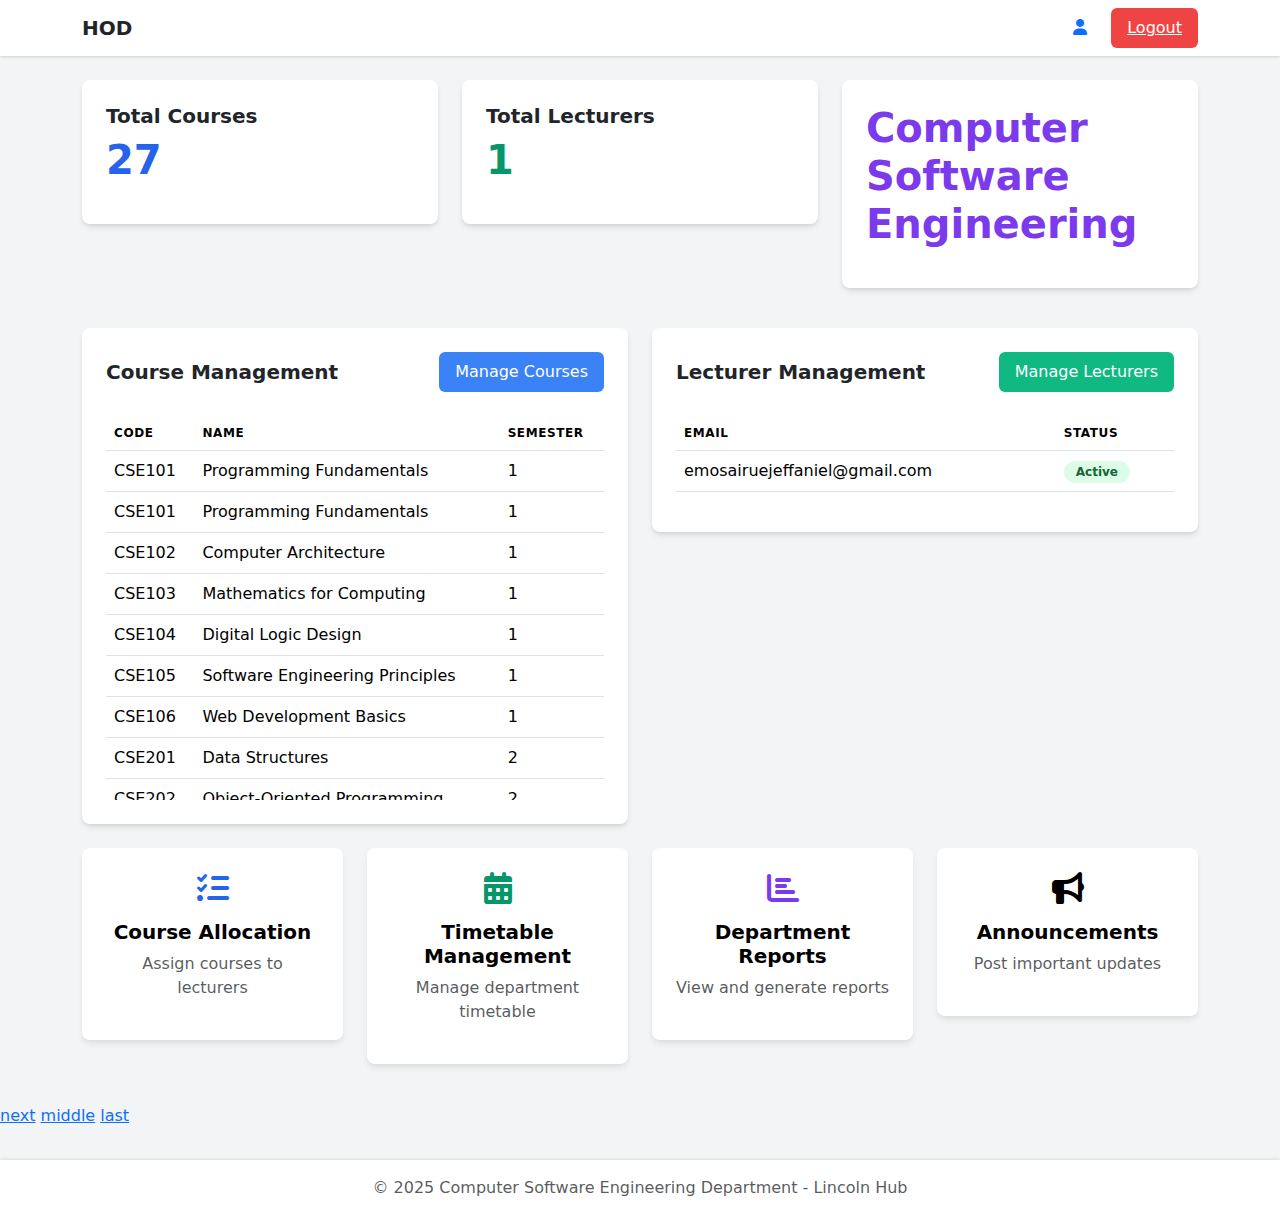
<file: jeffaniel/index.html>
<!DOCTYPE html>
<html lang="en">

<head>
    <meta charset="UTF-8">
    <meta name="viewport" content="width=device-width, initial-scale=1.0">
    <title>HOD Dashboard - Computer Software Engineering</title>
    <link href="https://cdn.jsdelivr.net/npm/bootstrap@5.3.0/dist/css/bootstrap.min.css" rel="stylesheet">
    <link href="https://cdnjs.cloudflare.com/ajax/libs/font-awesome/6.0.0/css/all.min.css" rel="stylesheet">
    <style>
        body {
            background-color: #f3f4f6;
        }

        .shadow-custom {
            box-shadow: 0 1px 3px 0 rgba(0, 0, 0, 0.1), 0 1px 2px 0 rgba(0, 0, 0, 0.06);
        }

        .stat-card {
            background: white;
            border-radius: 0.5rem;
            padding: 1.5rem;
            box-shadow: 0 4px 6px -1px rgba(0, 0, 0, 0.1), 0 2px 4px -1px rgba(0, 0, 0, 0.06);
        }

        .text-blue-600 {
            color: #2563eb;
        }

        .text-green-600 {
            color: #059669;
        }

        .text-purple-600 {
            color: #7c3aed;
        }

        .bg-blue-500 {
            background-color: #3b82f6;
        }

        .bg-green-500 {
            background-color: #10b981;
        }

        .bg-red-500 {
            background-color: #ef4444;
        }

        .hover-bg-red-600:hover {
            background-color: #dc2626;
        }

        .hover-bg-blue-600:hover {
            background-color: #2563eb;
        }

        .hover-bg-green-600:hover {
            background-color: #059669;
        }

        .table-header {
            background-color: #f9fafb;
            color: #6b7280;
            font-size: 0.75rem;
            font-weight: 500;
            text-transform: uppercase;
            letter-spacing: 0.05em;
        }

        .status-badge {
            padding: 0.25rem 0.75rem;
            border-radius: 9999px;
            font-size: 0.75rem;
            font-weight: 600;
            background-color: #dcfce7;
            color: #166534;
        }

        .feature-card {
            background: white;
            border-radius: 0.5rem;
            padding: 1.5rem;
            box-shadow: 0 4px 6px -1px rgba(0, 0, 0, 0.1);
            transition: box-shadow 0.3s;
            text-align: center;
            border: none;
        }

        .feature-card:hover {
            box-shadow: 0 10px 15px -3px rgba(0, 0, 0, 0.1);
        }

        .table-container {
            max-height: 24rem;
            overflow: auto;
        }

        .btn-custom {
            border: none;
            padding: 0.5rem 1rem;
            border-radius: 0.375rem;
            color: white;
            transition: background-color 0.3s;
        }

        .footer-custom {
            background: white;
            box-shadow: 0 -1px 3px 0 rgba(0, 0, 0, 0.1);
            margin-top: 2rem;
            padding: 1rem 0;
        }
    </style>
</head>

<body>

    <nav class="navbar navbar-light bg-white shadow-custom">
        <div class="container">
            <div class="d-flex justify-content-between w-100 align-items-center">
                <h1 class="h5 mb-0 fw-bold text-dark">HOD</h1>
                <div class="d-flex align-items-center gap-4">
                    <a href="profile.html"><i class="fas fa-user"></i></a>
                    <a href="../logout.html" class="btn-custom bg-red-500 hover-bg-red-600">Logout</a>
                </div>
            </div>
        </div>
    </nav>


    <div class="container py-4">

        <div class="row mb-4">
            <div class="col-md-4 mb-3">
                <div class="stat-card">
                    <h3 class="h5 fw-semibold mb-2">Total Courses</h3>
                    <p class="display-6 fw-bold text-blue-600">27</p>
                </div>
            </div>
            <div class="col-md-4 mb-3">
                <div class="stat-card">
                    <h3 class="h5 fw-semibold mb-2">Total Lecturers</h3>
                    <p class="display-6 fw-bold text-green-600">1</p>
                </div>
            </div>
            <div class="col-md-4 mb-3">
                <div class="stat-card">

                    <p class="display-6 fw-bold text-purple-600">Computer Software Engineering</p>
                </div>
            </div>
        </div>


        <div class="row">

            <div class="col-lg-6 mb-4">
                <div class="stat-card">
                    <div class="d-flex justify-content-between align-items-center mb-4">
                        <h2 class="h5 fw-bold mb-0">Course Management</h2>
                        <button onclick="location.href='manage_courses.html'"
                            class="btn-custom bg-blue-500 hover-bg-blue-600">
                            Manage Courses
                        </button>
                    </div>
                    <div class="table-container">
                        <table class="table">
                            <thead class="table-header">
                                <tr>
                                    <th>Code</th>
                                    <th>Name</th>
                                    <th>Semester</th>
                                </tr>
                            </thead>
                            <tbody>
                                <tr>
                                    <td>CSE101</td>
                                    <td>Programming Fundamentals</td>
                                    <td>1</td>
                                </tr>
                                <tr>
                                    <td>CSE101</td>
                                    <td>Programming Fundamentals</td>
                                    <td>1</td>
                                </tr>
                                <tr>
                                    <td>CSE102</td>
                                    <td>Computer Architecture</td>
                                    <td>1</td>
                                </tr>
                                <tr>
                                    <td>CSE103</td>
                                    <td>Mathematics for Computing</td>
                                    <td>1</td>
                                </tr>
                                <tr>
                                    <td>CSE104</td>
                                    <td>Digital Logic Design</td>
                                    <td>1</td>
                                </tr>
                                <tr>
                                    <td>CSE105</td>
                                    <td>Software Engineering Principles</td>
                                    <td>1</td>
                                </tr>
                                <tr>
                                    <td>CSE106</td>
                                    <td>Web Development Basics</td>
                                    <td>1</td>
                                </tr>
                                <tr>
                                    <td>CSE201</td>
                                    <td>Data Structures</td>
                                    <td>2</td>
                                </tr>
                                <tr>
                                    <td>CSE202</td>
                                    <td>Object-Oriented Programming</td>
                                    <td>2</td>
                                </tr>
                                <tr>
                                    <td>CSE203</td>
                                    <td>Operating Systems</td>
                                    <td>2</td>
                                </tr>
                                <tr>
                                    <td>CSE204</td>
                                    <td>Computer Networks</td>
                                    <td>2</td>
                                </tr>
                                <tr>
                                    <td>CSE205</td>
                                    <td>Software Design Patterns</td>
                                    <td>2</td>
                                </tr>
                                <tr>
                                    <td>CSE206</td>
                                    <td>Advanced Web Development</td>
                                    <td>2</td>
                                </tr>
                                <tr>
                                    <td>CSE207</td>
                                    <td>Mobile App Development</td>
                                    <td>2</td>
                                </tr>
                                <tr>
                                    <td>CSE301</td>
                                    <td>Software Testing</td>
                                    <td>3</td>
                                </tr>
                                <tr>
                                    <td>CSE302</td>
                                    <td>Artificial Intelligence</td>
                                    <td>3</td>
                                </tr>
                                <tr>
                                    <td>CSE303</td>
                                    <td>Cloud Computing</td>
                                    <td>3</td>
                                </tr>
                                <tr>
                                    <td>CSE304</td>
                                    <td>Cybersecurity</td>
                                    <td>3</td>
                                </tr>
                                <tr>
                                    <td>CSE305</td>
                                    <td>Big Data Analytics</td>
                                    <td>3</td>
                                </tr>
                                <tr>
                                    <td>CSE306</td>
                                    <td>DevOps Practices</td>
                                    <td>3</td>
                                </tr>
                                <tr>
                                    <td>CSE307</td>
                                    <td>System Design</td>
                                    <td>3</td>
                                </tr>
                                <tr>
                                    <td>CSE401</td>
                                    <td>Software Project Management</td>
                                    <td>4</td>
                                </tr>
                                <tr>
                                    <td>CSE402</td>
                                    <td>Machine Learning</td>
                                    <td>4</td>
                                </tr>
                                <tr>
                                    <td>CSE403</td>
                                    <td>Distributed Systems</td>
                                    <td>4</td>
                                </tr>
                                <tr>
                                    <td>CSE404</td>
                                    <td>Blockchain Technology</td>
                                    <td>4</td>
                                </tr>
                                <tr>
                                    <td>CSE405</td>
                                    <td>IoT Development</td>
                                    <td>4</td>
                                </tr>
                                <tr>
                                    <td>CSE406</td>
                                    <td>Software Architecture</td>
                                    <td>4</td>
                                </tr>
                                <tr>
                                    <td>CSE407</td>
                                    <td>Capstone Project</td>
                                    <td>4</td>
                                </tr>
                            </tbody>
                        </table>
                    </div>
                </div>
            </div>


            <div class="col-lg-6 mb-4">
                <div class="stat-card">
                    <div class="d-flex justify-content-between align-items-center mb-4">
                        <h2 class="h5 fw-bold mb-0">Lecturer Management</h2>
                        <button onclick="location.href='manage_lecturers.html'"
                            class="btn-custom bg-green-500 hover-bg-green-600">
                            Manage Lecturers
                        </button>
                    </div>
                    <div class="table-container">
                        <table class="table">
                            <thead class="table-header">
                                <tr>
                                    <th>Email</th>
                                    <th>Status</th>
                                </tr>
                            </thead>
                            <tbody>
                                <tr>
                                    <td>emosairuejeffaniel@gmail.com</td>
                                    <td>
                                        <span class="status-badge">Active</span>
                                    </td>
                                </tr>
                            </tbody>
                        </table>
                    </div>
                </div>
            </div>
        </div>


        <div class="row">
            <div class="col-md-3 mb-3">
                <button onclick="location.href='course_allocation.html'" class="feature-card w-100">
                    <i class="fas fa-tasks fs-2 text-blue-600 mb-3"></i>
                    <h3 class="h5 fw-semibold">Course Allocation</h3>
                    <p class="text-muted">Assign courses to lecturers</p>
                </button>
            </div>
            <div class="col-md-3 mb-3">
                <button onclick="location.href='timetable.html'" class="feature-card w-100">
                    <i class="fas fa-calendar-alt fs-2 text-green-600 mb-3"></i>
                    <h3 class="h5 fw-semibold">Timetable Management</h3>
                    <p class="text-muted">Manage department timetable</p>
                </button>
            </div>
            <div class="col-md-3 mb-3">
                <button onclick="location.href='reports.html'" class="feature-card w-100">
                    <i class="fas fa-chart-bar fs-2 text-purple-600 mb-3"></i>
                    <h3 class="h5 fw-semibold">Department Reports</h3>
                    <p class="text-muted">View and generate reports</p>
                </button>
            </div>
            <div class="col-md-3 mb-3">
                <button onclick="location.href='announcements.html'" class="feature-card w-100">
                    <i class="fas fa-bullhorn fs-2 text-red-500 mb-3"></i>
                    <h3 class="h5 fw-semibold">Announcements</h3>
                    <p class="text-muted">Post important updates</p>
                </button>
            </div>
        </div>
    </div>

    <div class="navigationsd">
                    <a href="dashboard.html">next</a>
                    <a href="index.html">middle</a>
                    <a href="lecturer.html">last</a>
                </div>


    <footer class="footer-custom">
        <div class="container">
            <p class="text-center text-muted mb-0">
                © 2025 Computer Software Engineering Department - Lincoln Hub
            </p>
        </div>
    </footer>

    <script src="https://cdn.jsdelivr.net/npm/bootstrap@5.3.0/dist/js/bootstrap.bundle.min.js"></script>
</body>

</html>
</file>
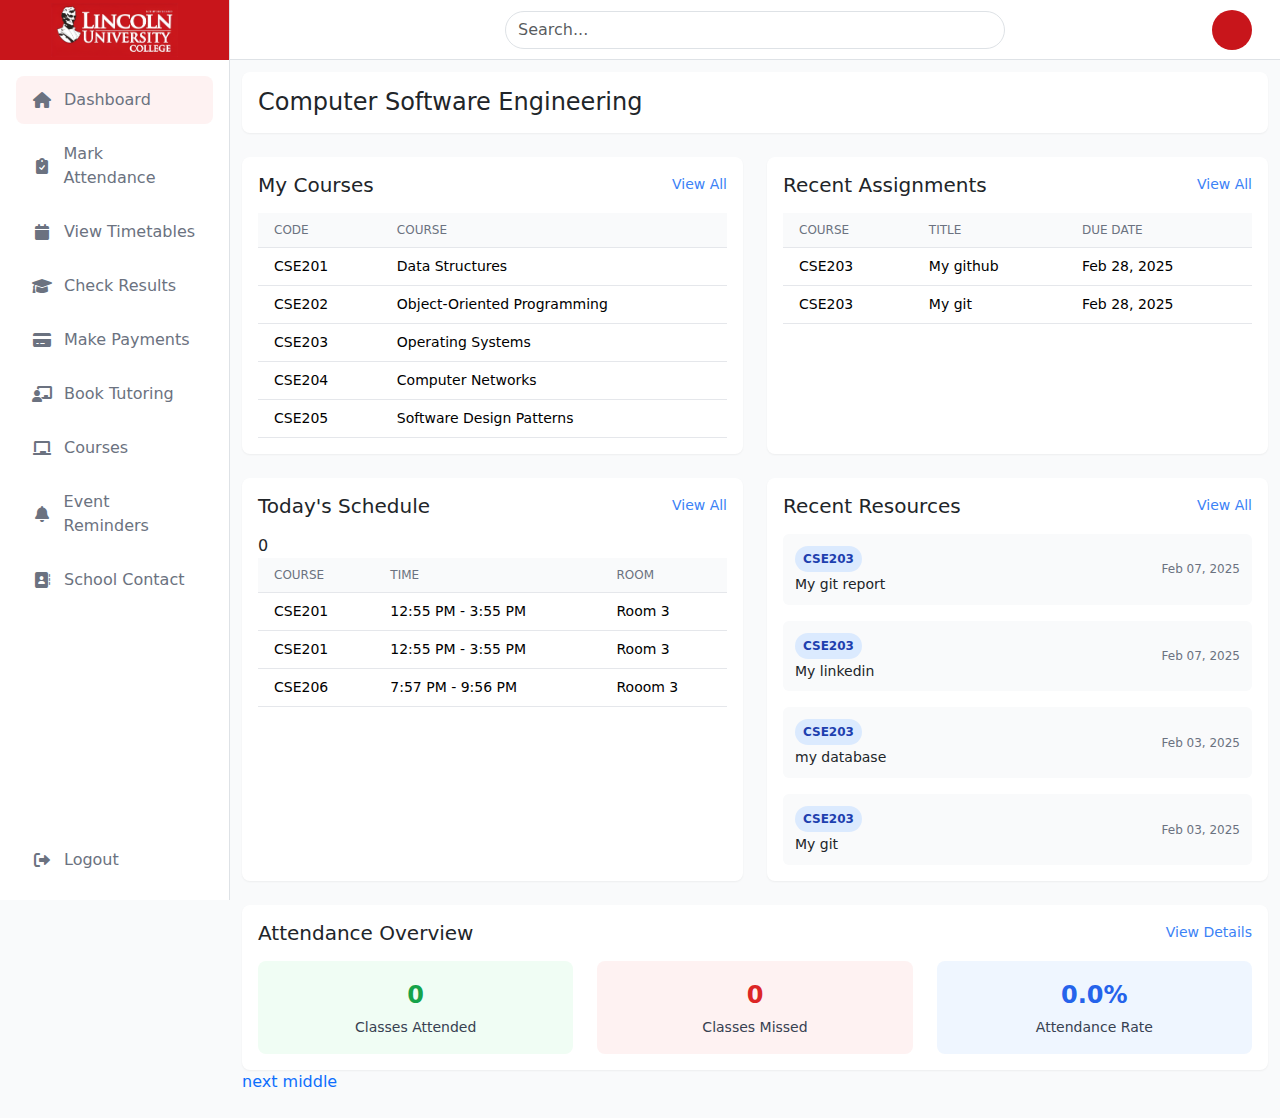
<file: jeffaniel/dashboard.html>
<!DOCTYPE html>
<html lang="en">

<head>
    <meta charset="UTF-8">
    <meta name="viewport" content="width=device-width, initial-scale=1.0">
    <title>Student Dashboard</title>
    <link href="https://cdnjs.cloudflare.com/ajax/libs/bootstrap/5.3.2/css/bootstrap.min.css" rel="stylesheet">
    <link href="https://cdnjs.cloudflare.com/ajax/libs/font-awesome/6.0.0/css/all.min.css" rel="stylesheet">
    <link rel="stylesheet" href="./css/style.css">
</head>

<body class="bg-gray-50">
    <div class="dashboard-container">
        <div class="dashboard-container">
        
            <aside class="sidebar position-fixed h-100 bg-white border-end d-flex flex-column"
                style="width: var(--sidebar-width); z-index: 10000;">
    
                <div class="d-flex align-items-center justify-content-center"
                    style="height: 60px; background-color: var(--primary-color);">
                    <img src="./img/upscaled_lincoln.jpg" class="img-fluid p-2 h-auto"
                        style="max-height: 70px; object-fit: contain;">
                </div>
        
       
            <button class="close-sidebar btn border-0 position-absolute top-0 end-0 m-3">
                <i class="fas fa-times"></i>
            </button>

            <nav class="p-3">
                <a href="#" class="nav-item d-flex align-items-center rounded-3 mb-1 active">
                    <i class="fas fa-home nav-icon"></i>
                    <span>Dashboard</span>
                </a>
                <a href="#" class="nav-item d-flex align-items-center rounded-3 mb-1">
                    <i class="fas fa-clipboard-check nav-icon"></i>
                    <span>Mark Attendance</span>
                </a>
                <a href="timetable.html" class="nav-item d-flex align-items-center rounded-3 mb-1">
                    <i class="fas fa-calendar nav-icon"></i>
                    <span>View Timetables</span>
                </a>
                <a href="#" class="nav-item d-flex align-items-center rounded-3 mb-1">
                    <i class="fas fa-graduation-cap nav-icon"></i>
                    <span>Check Results</span>
                </a>
                <a href="#" class="nav-item d-flex align-items-center rounded-3 mb-1">
                    <i class="fas fa-credit-card nav-icon"></i>
                    <span>Make Payments</span>
                </a>
                <a href="#" class="nav-item d-flex align-items-center rounded-3 mb-1">
                    <i class="fas fa-chalkboard-teacher nav-icon"></i>
                    <span>Book Tutoring</span>
                </a>
                <a href="#" class="nav-item d-flex align-items-center rounded-3 mb-1">
                    <i class="fas fa-chalkboard nav-icon"></i>
                    <span> Courses</span>
                </a>
                <a href="#" class="nav-item d-flex align-items-center rounded-3 mb-1">
                    <i class="fas fa-bell nav-icon"></i>
                    <span>Event Reminders</span>
                </a>
                <a href="#" class="nav-item d-flex align-items-center rounded-3">
                    <i class="fas fa-address-book nav-icon"></i>
                    <span>School Contact</span>
                </a>
            </nav>

            <div class="p-3 mt-auto">
                <a href="#" class="nav-item d-flex align-items-center rounded-3">
                    <i class="fas fa-sign-out-alt nav-icon"></i>
                    <span>Logout</span>
                </a>
            </div>
        </aside>


        <div class="sidebar-overlay"></div>

        
        <div class="main-content">
        
            <header class="position-fixed bg-white border-bottom d-flex align-items-center px-3"
                style="height: var(--header-height); width: calc(100% - var(--sidebar-width)); z-index: 999;">
                <div class="container-fluid">
                    <div class="row align-items-center">
                        <div class="col d-flex align-items-center">
                            <button class="btn border-0 p-0 d-flex mobile-toggle d-none me-2">
                                <i class="fas fa-bars"></i>
                            </button>
                        </div>
                        <div class="col-6 col-md-8 text-center">
                            <input type="text" class="form-control mx-auto rounded-pill" placeholder="Search..."
                                style="max-width: 500px;">
                        </div>
                        <div class="col d-flex justify-content-end">
                            <div class="rounded-circle ms-3"
                                style="width: 40px; height: 40px; background-color: var(--primary-color);"></div>
                        </div>
                    </div>
                </div>
            </header>

            
            <main class="container-fluid py-4 mt-5">
                
                <div class="department-header mb-4">
                    <h2 class="h4 mb-0">Computer Software Engineering</h2>
                </div>

        
                <div class="row g-4">
                    
                    <div class="col-md-6">
                        <div class="dashboard-card">
                            <div class="d-flex justify-content-between align-items-center mb-3">
                                <h3 class="h5 mb-0">My Courses</h3>
                                <a href="courses.html" class="dashboard-link">View All</a>
                            </div>
                            <div class="table-responsive">
                                <table class="table table-hover dashboard-table">
                                    <thead>
                                        <tr>
                                            <th>Code</th>
                                            <th>Course</th>
                                        </tr>
                                    </thead>
                                    <tbody>
                                        <tr>
                                            <td>CSE201</td>
                                            <td>Data Structures</td>
                                        </tr>
                                        <tr>
                                            <td>CSE202</td>
                                            <td>Object-Oriented Programming</td>
                                        </tr>
                                        <tr>
                                            <td>CSE203</td>
                                            <td>Operating Systems</td>
                                        </tr>
                                        <tr>
                                            <td>CSE204</td>
                                            <td>Computer Networks</td>
                                        </tr>
                                        <tr>
                                            <td>CSE205</td>
                                            <td>Software Design Patterns</td>
                                        </tr>
                                    </tbody>
                                </table>
                            </div>
                        </div>
                    </div>

                    
                    <div class="col-md-6">
                        <div class="dashboard-card">
                            <div class="d-flex justify-content-between align-items-center mb-3">
                                <h3 class="h5 mb-0">Recent Assignments</h3>
                                <a href="assignments.html" class="dashboard-link">View All</a>
                            </div>
                            <div class="table-responsive">
                                <table class="table table-hover dashboard-table">
                                    <thead>
                                        <tr>
                                            <th>Course</th>
                                            <th>Title</th>
                                            <th>Due Date</th>
                                        </tr>
                                    </thead>
                                    <tbody>
                                        <tr>
                                            <td>CSE203</td>
                                            <td>My github</td>
                                            <td>Feb 28, 2025</td>
                                        </tr>
                                        <tr>
                                            <td>CSE203</td>
                                            <td>My git</td>
                                            <td>Feb 28, 2025</td>
                                        </tr>
                                    </tbody>
                                </table>
                            </div>
                        </div>
                    </div>

                    
                    <div class="col-md-6">
                        <div class="dashboard-card">
                            <div class="d-flex justify-content-between align-items-center mb-3">
                                <h3 class="h5 mb-0">Today's Schedule</h3>
                                <a href="timetables.html" class="dashboard-link">View All</a>
                            </div>
                            <div class="table-responsive">
                                <table class="table table-hover dashboard-table">
                                    <thead>
                                        <tr>
                                            <th>Course</th>
                                            <th>Time</th>
                                            <th>Room</th>
                                        </tr>
                                    </thead>
                                    <tbody>
                                        <tr>
                                            <td>CSE201</td>
                                            <td>12:55 PM - 3:55 PM</td>0
                                            <td>Room 3</td>
                                        </tr>
                                        <tr>
                                            <td>CSE201</td>
                                            <td>12:55 PM - 3:55 PM</td>
                                            <td>Room 3</td>
                                        </tr>
                                        <tr>
                                            <td>CSE206</td>
                                            <td>7:57 PM - 9:56 PM </td>
                                            <td>Rooom 3</td>
                                        </tr>
                                    </tbody>
                                </table>
                            </div>
                        </div>
                    </div>

            
                    <div class="col-md-6">
                        <div class="dashboard-card">
                            <div class="d-flex justify-content-between align-items-center mb-3">
                                <h3 class="h5 mb-0">Recent Resources</h3>
                                <a href="resources.html" class="dashboard-link">View All</a>
                            </div>
                            <div class="resource-list">
                                <div class="resource-item">
                                    <div>
                                        <span class="resource-badge">CSE203</span>
                                        <h4 class="resource-title">My git report</h4>
                                    </div>
                                    <span class="resource-date">Feb 07, 2025</span>
                                </div>
                                <div class="resource-item">
                                    <div>
                                        <span class="resource-badge">CSE203 </span>
                                        <h4 class="resource-title">My linkedin</h4>
                                    </div>
                                    <span class="resource-date">Feb 07, 2025 </span>
                                </div>
                                <div class="resource-item">
                                    <div>
                                        <span class="resource-badge">CSE203 </span>
                                        <h4 class="resource-title">my database</h4>
                                    </div>
                                    <span class="resource-date">Feb 03, 2025 </span>
                                </div>
                                <div class="resource-item">
                                    <div>
                                        <span class="resource-badge">
                                            CSE203 </span>
                                        <h4 class="resource-title">My git</h4>
                                    </div>
                                    <span class="resource-date">Feb 03, 2025 </span>
                                </div>
                            </div>
                        </div>
                    </div>

                
                    <div class="col-12">
                        <div class="dashboard-card">
                            <div class="d-flex justify-content-between align-items-center mb-3">
                                <h3 class="h5 mb-0">Attendance Overview</h3>
                                <a href="attendance.html" class="dashboard-link">View Details</a>
                            </div>
                            <div class="row g-4">
                                <div class="col-sm-4">
                                    <div class="stats-card stats-card-success">
                                        <div class="stats-value">0</div>
                                        <div class="stats-label">Classes Attended</div>
                                    </div>
                                </div>
                                <div class="col-sm-4">
                                    <div class="stats-card stats-card-danger">
                                        <div class="stats-value">0</div>
                                        <div class="stats-label">Classes Missed</div>
                                    </div>
                                </div>
                                <div class="col-sm-4">
                                    <div class="stats-card stats-card-primary">
                                        <div class="stats-value">0.0%</div>
                                        <div class="stats-label">Attendance Rate</div>
                                    </div>
                                </div>
                            </div>
                        </div>
                    </div>
                </div>
                <div class="navigationsd">
                    <a href="dashboard.html">next</a>
                    <a href="index.html">middle</a>
                    <a href="lecturer.html"></a>
                </div>
            </main>
        </div>
    </div>
    <script src="https://cdnjs.cloudflare.com/ajax/libs/bootstrap/5.3.2/js/bootstrap.bundle.min.js"></script>
    <script src="./javascript/script.js"></script>
</body>

</html>
</file>
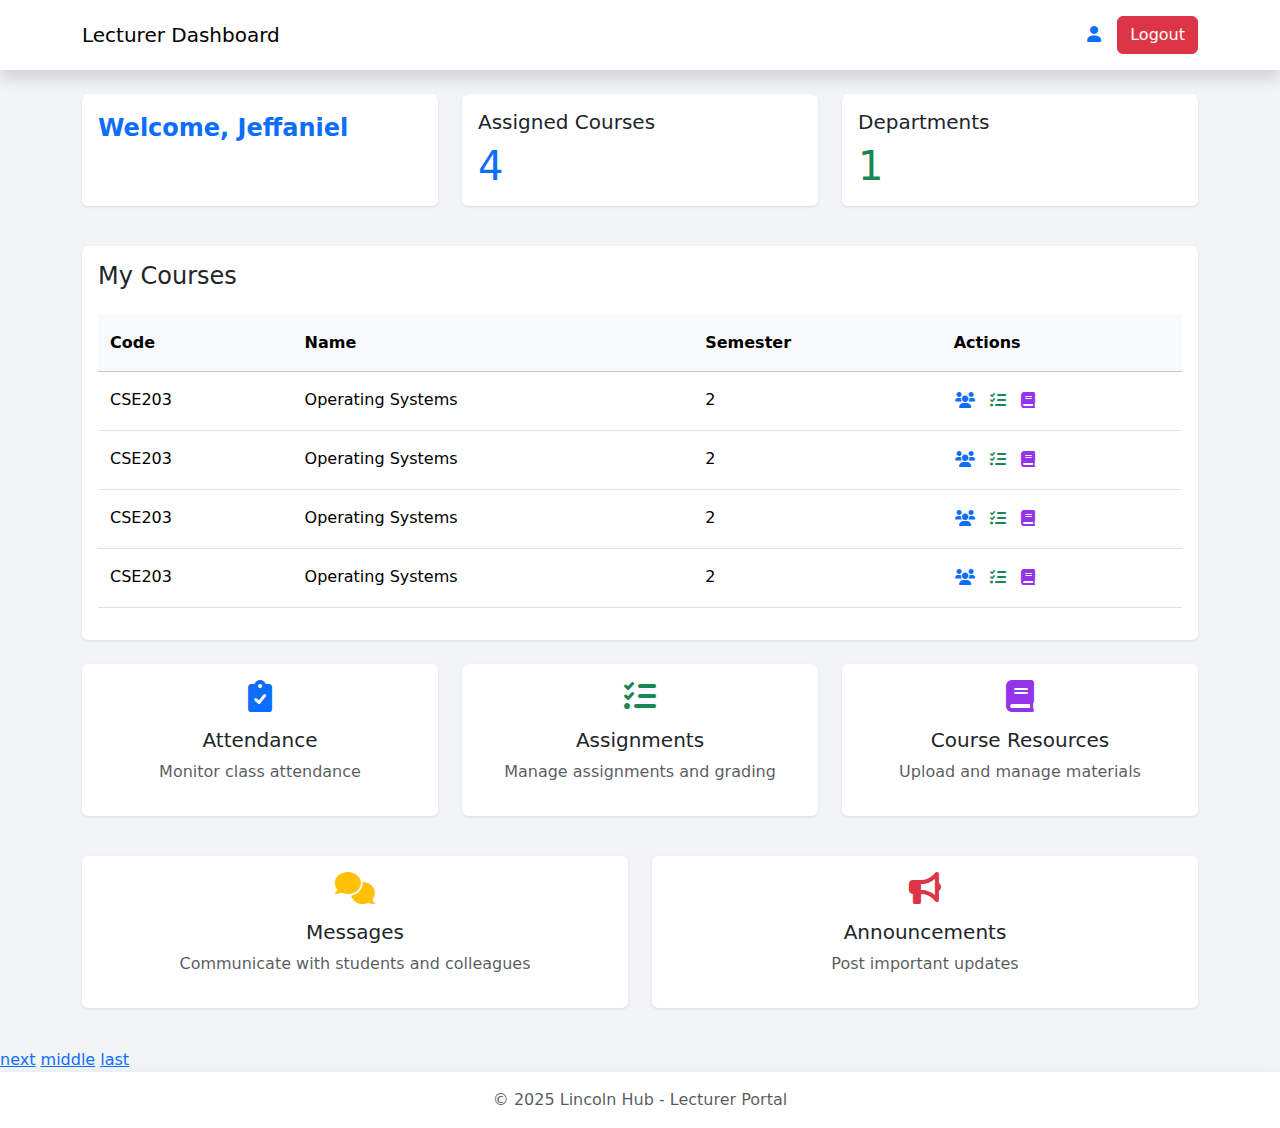
<file: jeffaniel/lecturer.html>
<!DOCTYPE html>
<html lang="en">
<head>
    <meta charset="UTF-8">
    <meta name="viewport" content="width=device-width, initial-scale=1.0">
    <title>Lecturer Dashboard - Lincoln Hub</title>
    <link href="https://cdnjs.cloudflare.com/ajax/libs/bootstrap/5.3.0/css/bootstrap.min.css" rel="stylesheet">
    <link href="https://cdnjs.cloudflare.com/ajax/libs/font-awesome/6.0.0/css/all.min.css" rel="stylesheet">
    <link href="style.css" rel="stylesheet">
</head>
<body>
    
    <nav class="navbar navbar-expand-lg navbar-light bg-white shadow">
        <div class="container">
            <h1 class="navbar-brand mb-0 h1">Lecturer Dashboard</h1>
            <div class="d-flex align-items-center">
                <a href="profile.html" class="me-3"><i class="fas fa-user"></i></a>
                <a href="../logout.html" class="btn btn-danger">Logout</a>
            </div>
        </div>
    </nav>

    
    <div class="container py-4">

        <div class="row mb-4">
            <div class="col-md-4 mb-3">
                <div class="card h-100">
                    <div class="card-body">
                        <span class="text-secondary fs-4 fw-bold">
                            <a href="profile.html" class="text-decoration-none">Welcome, Jeffaniel</a>
                        </span>
                    </div>
                </div>
            </div>
            <div class="col-md-4 mb-3">
                <div class="card h-100">
                    <div class="card-body">
                        <h3 class="card-title h5">Assigned Courses</h3>
                        <p class="display-6 text-primary mb-0">4</p>
                    </div>
                </div>
            </div>
            <div class="col-md-4 mb-3">
                <div class="card h-100">
                    <div class="card-body">
                        <h3 class="card-title h5">Departments</h3>
                        <p class="display-6 text-success mb-0">1</p>
                    </div>
                </div>
            </div>
        </div>

        
        <div class="card mb-4">
            <div class="card-body">
                <div class="d-flex justify-content-between align-items-center mb-3">
                    <h2 class="card-title h4">My Courses</h2>
                </div>
                <div class="table-responsive">
                    <table class="table table-hover">
                        <thead class="table-light">
                            <tr>
                                <th>Code</th>
                                <th>Name</th>
                                <th>Semester</th>
                                <th>Actions</th>
                            </tr>
                        </thead>
                        <tbody>
                            <tr>
                                <td>CSE203</td>
                                <td>Operating Systems</td>
                                <td>2</td>
                                <td>
                                    <button class="btn btn-link text-primary p-0 me-2" onclick="location.href='students.html?course_id=115&semester=2'">
                                        <i class="fas fa-users" title="View Students"></i>
                                    </button>
                                    <button class="btn btn-link text-success p-0 me-2" onclick="location.href='assignments.html?course_id=115&semester=2'">
                                        <i class="fas fa-tasks" title="Assignments"></i>
                                    </button>
                                    <button class="btn btn-link text-purple p-0" onclick="location.href='resources.html?course_id=115&semester=2'">
                                        <i class="fas fa-book" title="Resources"></i>
                                    </button>
                                </td>
                            </tr>
                            <tr>
                                <td>CSE203</td>
                                <td>Operating Systems</td>
                                <td>2</td>
                                <td>
                                    <button class="btn btn-link text-primary p-0 me-2" onclick="location.href='students.html?course_id=115&semester=2'">
                                        <i class="fas fa-users" title="View Students"></i>
                                    </button>
                                    <button class="btn btn-link text-success p-0 me-2" onclick="location.href='assignments.html?course_id=115&semester=2'">
                                        <i class="fas fa-tasks" title="Assignments"></i>
                                    </button>
                                    <button class="btn btn-link text-purple p-0" onclick="location.href='resources.html?course_id=115&semester=2'">
                                        <i class="fas fa-book" title="Resources"></i>
                                    </button>
                                </td>
                            </tr>
                            <tr>
                                <td>CSE203</td>
                                <td>Operating Systems</td>
                                <td>2</td>
                                <td>
                                    <button class="btn btn-link text-primary p-0 me-2" onclick="location.href='students.html?course_id=115&semester=2'">
                                        <i class="fas fa-users" title="View Students"></i>
                                    </button>
                                    <button class="btn btn-link text-success p-0 me-2" onclick="location.href='assignments.html?course_id=115&semester=2'">
                                        <i class="fas fa-tasks" title="Assignments"></i>
                                    </button>
                                    <button class="btn btn-link text-purple p-0" onclick="location.href='resources.html?course_id=115&semester=2'">
                                        <i class="fas fa-book" title="Resources"></i>
                                    </button>
                                </td>
                            </tr>
                            <tr>
                                <td>CSE203</td>
                                <td>Operating Systems</td>
                                <td>2</td>
                                <td>
                                    <button class="btn btn-link text-primary p-0 me-2" onclick="location.href='students.html?course_id=115&semester=2'">
                                        <i class="fas fa-users" title="View Students"></i>
                                    </button>
                                    <button class="btn btn-link text-success p-0 me-2" onclick="location.href='assignments.html?course_id=115&semester=2'">
                                        <i class="fas fa-tasks" title="Assignments"></i>
                                    </button>
                                    <button class="btn btn-link text-purple p-0" onclick="location.href='resources.html?course_id=115&semester=2'">
                                        <i class="fas fa-book" title="Resources"></i>
                                    </button>
                                </td>
                            </tr>
                            
                        </tbody>
                    </table>
                </div>
            </div>
        </div>

        
        <div class="row mb-4">
            <div class="col-md-4 mb-3">
                <div class="card action-card" onclick="location.href='attendance.html'">
                    <div class="card-body text-center">
                        <i class="fas fa-clipboard-check icon-xl text-primary mb-3"></i>
                        <h3 class="h5">Attendance</h3>
                        <p class="text-muted">Monitor class attendance</p>
                    </div>
                </div>
            </div>
            <div class="col-md-4 mb-3">
                <div class="card action-card" onclick="location.href='assignments.html'">
                    <div class="card-body text-center">
                        <i class="fas fa-tasks icon-xl text-success mb-3"></i>
                        <h3 class="h5">Assignments</h3>
                        <p class="text-muted">Manage assignments and grading</p>
                    </div>
                </div>
            </div>
            <div class="col-md-4 mb-3">
                <div class="card action-card" onclick="location.href='resources.html'">
                    <div class="card-body text-center">
                        <i class="fas fa-book icon-xl text-purple mb-3"></i>
                        <h3 class="h5">Course Resources</h3>
                        <p class="text-muted">Upload and manage materials</p>
                    </div>
                </div>
            </div>
        </div>

        
        <div class="row">
            <div class="col-md-6 mb-3">
                <div class="card action-card" onclick="location.href='message.html'">
                    <div class="card-body text-center">
                        <i class="fas fa-comments icon-xl text-warning mb-3"></i>
                        <h3 class="h5">Messages</h3>
                        <p class="text-muted">Communicate with students and colleagues</p>
                    </div>
                </div>
            </div>
            <div class="col-md-6 mb-3">
                <div class="card action-card" onclick="location.href='announcements.html'">
                    <div class="card-body text-center">
                        <i class="fas fa-bullhorn icon-xl text-danger mb-3"></i>
                        <h3 class="h5">Announcements</h3>
                        <p class="text-muted">Post important updates</p>
                    </div>
                </div>
            </div>
        </div>
    </div>

    <div class="navigationsd">
                    <a href="dashboard.html">next</a>
                    <a href="index.html">middle</a>
                    <a href="lecturer.html">last</a>
                </div>

    <footer class="bg-white shadow mt-auto py-3">
        <div class="container">
            <p class="text-center text-muted mb-0">
                © 2025 Lincoln Hub - Lecturer Portal
            </p>
        </div>
    </footer>

    <script src="https://cdnjs.cloudflare.com/ajax/libs/bootstrap/5.3.0/js/bootstrap.bundle.min.js"></script>
    <script src="script.js"></script>
</body>
</html>
</file>
<file: jeffaniel/css/style.css>
:root {
    --primary-color: #c8151b !important;
    --sidebar-width: 230px;
    --header-height: 60px;
    --border-color: #ddd;
    --transition-speed: 0.3s;
}

.text-blue-600 {
    color: #2563eb;
}

.text-green-600 {
    color: #059669;
}

.text-purple-600 {
    color: #7c3aed;
}

.bg-blue-500 {
    background-color: #3b82f6;
}

.bg-green-500 {
    background-color: #10b981;
}

.bg-red-500 {
    background-color: #ef4444;
}

.hover-bg-red-600:hover {
    background-color: #dc2626;
}

.hover-bg-blue-600:hover {
    background-color: #2563eb;
}

.hover-bg-green-600:hover {
    background-color: #059669;
}

body {
    margin: 0;
    padding: 0;
    overflow-x: hidden;
}

a {
    text-decoration: none;
}

.bg-gray-50 {
    --tw-bg-opacity: 1;
    background-color: rgba(249, 250, 251, var(--tw-bg-opacity));
}

.dashboard-container {
    display: flex;
    min-height: 100vh;
}

.bg-secondar {
    background-color: var(--primary-color);
}

.sidebar {
    width: var(--sidebar-width);
    z-index: 10000;
}

.brand-header {
    height: 60px;
    background-color: var(--primary-color);
}

.brand-logo {
    max-height: 70px;
    object-fit: contain;
}

.nav-item {
    padding: 0.75rem 1rem;
    color: #6B7280;
    text-decoration: none;
    transition: background-color 0.2s;
}

.nav-item:hover {
    background-color: #FEE2E2;
    color: #6B7280;
}


.nav-icon {
    width: 20px;
    margin-right: 0.75rem;
    text-align: center;
}


/* Main Content Area */
.main-content {
    margin-left: var(--sidebar-width);
    width: calc(100% - var(--sidebar-width));
    min-height: 100vh;
}

.active {
    background-color: rgba(254, 242, 242, var(--tw-bg-opacity));
}

.mb-1 {
    margin-bottom: 6px !important;
}

.py-3 {
    padding-top: 10px !important;
    padding-bottom: 10px !important;
}

/* Mobile Styles */
.sidebar-overlay {
    display: none;
    position: fixed;
    top: 0;
    left: 0;
    right: 0;
    bottom: 0;
    background: rgba(0, 0, 0, 0.5);
    z-index: 9999;
}

.mobile-toggle {
    display: none;
    background: none;
    border: none;
    font-size: 1.5rem;
    cursor: pointer;
    color: #333;
}

.close-sidebar {
    display: none;
    position: absolute;
    top: 1rem;
    right: 1rem;
    background: none;
    border: none;
    font-size: 1.25rem;
    cursor: pointer;
    color: #333;
}

.profile-image {
    width: 96px;
    height: 96px;
    object-fit: cover;
    border-radius: 50%;
}

@media (max-width: 768px) {
    .sidebar {
        transform: translateX(-100%);
    }

    .header {
        width: 100%;
        margin-left: 0;
    }

    .main-content {
        margin-left: 0;
        width: 100% !important;
    }

    .mobile-toggle {
        display: block !important;
    }

    .close-sidebar {
        display: block;
    }

    .sidebar.active {
        transform: translateX(0);
    }

    .sidebar-overlay.active {
        display: block;
    }
}

@media (max-width: 768px) {
    header {
        width: 100% !important;
    }
}

/* Custom CSS */
.department-header {
    background-color: #fff;
    border-radius: 0.5rem;
    padding: 1rem;
    box-shadow: 0 1px 2px rgba(0, 0, 0, 0.05);
}

.dashboard-card {
    background-color: #fff;
    border-radius: 0.5rem;
    padding: 1rem;
    box-shadow: 0 1px 2px rgba(0, 0, 0, 0.05);
    height: 100%;
}

.dashboard-link {
    color: #3b82f6;
    font-size: 0.875rem;
    text-decoration: none;
}

.dashboard-link:hover {
    color: #1d4ed8;
}

.dashboard-table {
    margin-bottom: 0;
}

.dashboard-table thead th {
    background-color: #f9fafb;
    color: #6b7280;
    font-size: 0.75rem;
    font-weight: 500;
    text-transform: uppercase;
    padding: 0.5rem 1rem;
    border-bottom: 1px solid #e5e7eb;
}

.dashboard-table td {
    font-size: 0.875rem;
    padding: 0.5rem 1rem;
    border-bottom: 1px solid #e5e7eb;
}

.resource-list {
    display: flex;
    flex-direction: column;
    gap: 1rem;
}

.resource-item {
    display: flex;
    justify-content: space-between;
    align-items: center;
    padding: 0.75rem;
    background-color: #f9fafb;
    border-radius: 0.375rem;
}

.resource-badge {
    display: inline-block;
    padding: 0.25rem 0.5rem;
    font-size: 0.75rem;
    font-weight: 600;
    background-color: #dbeafe;
    color: #1e40af;
    border-radius: 9999px;
    margin-bottom: 0.25rem;
}

.resource-title {
    font-size: 0.875rem;
    font-weight: 500;
    margin: 0;
}

.resource-date {
    font-size: 0.75rem;
    color: #6b7280;
}

.stats-card {
    padding: 1rem;
    border-radius: 0.5rem;
    text-align: center;
}

.stats-card-success {
    background-color: #f0fdf4;
}

.stats-card-danger {
    background-color: #fef2f2;
}

.stats-card-primary {
    background-color: #eff6ff;
}

.stats-value {
    font-size: 1.5rem;
    font-weight: 700;
    margin-bottom: 0.25rem;
}

.stats-card-success .stats-value {
    color: #16a34a;
}

.stats-card-danger .stats-value {
    color: #dc2626;
}

.stats-card-primary .stats-value {
    color: #2563eb;
}

.stats-label {
    font-size: 0.875rem;
    color: #374151;
}
</file>
<file: jeffaniel/style.css>
body {
    background-color: #f3f4f6;
    min-height: 100vh;
    display: flex;
    flex-direction: column;
}

.navbar {
    padding: 1rem 0;
}

.card {
    border: none;
    box-shadow: 0 1px 3px rgba(0, 0, 0, 0.1);
    transition: box-shadow 0.3s ease;
}

.action-card {
    cursor: pointer;
}

.action-card:hover {
    box-shadow: 0 4px 6px rgba(0, 0, 0, 0.1);
}

.icon-xl {
    font-size: 2rem;
}

.text-purple {
    color: #9333ea;
}

.btn-link {
    text-decoration: none;
}

.btn-link:hover {
    opacity: 0.8;
}

.table > :not(caption) > * > * {
    padding: 1rem 0.75rem;
}

.table-responsive {
    max-height: 400px;
    overflow-y: auto;
}


.table-responsive::-webkit-scrollbar {
    width: 8px;
}

.table-responsive::-webkit-scrollbar-track {
    background: #f1f1f1;
}

.table-responsive::-webkit-scrollbar-thumb {
    background: #888;
    border-radius: 4px;
}

.table-responsive::-webkit-scrollbar-thumb:hover {
    background: #555;
}


@media (max-width: 768px) {
    .container {
        padding-left: 1rem;
        padding-right: 1rem;
    }
    
    .icon-xl {
        font-size: 1.75rem;
    }
}
</file>
